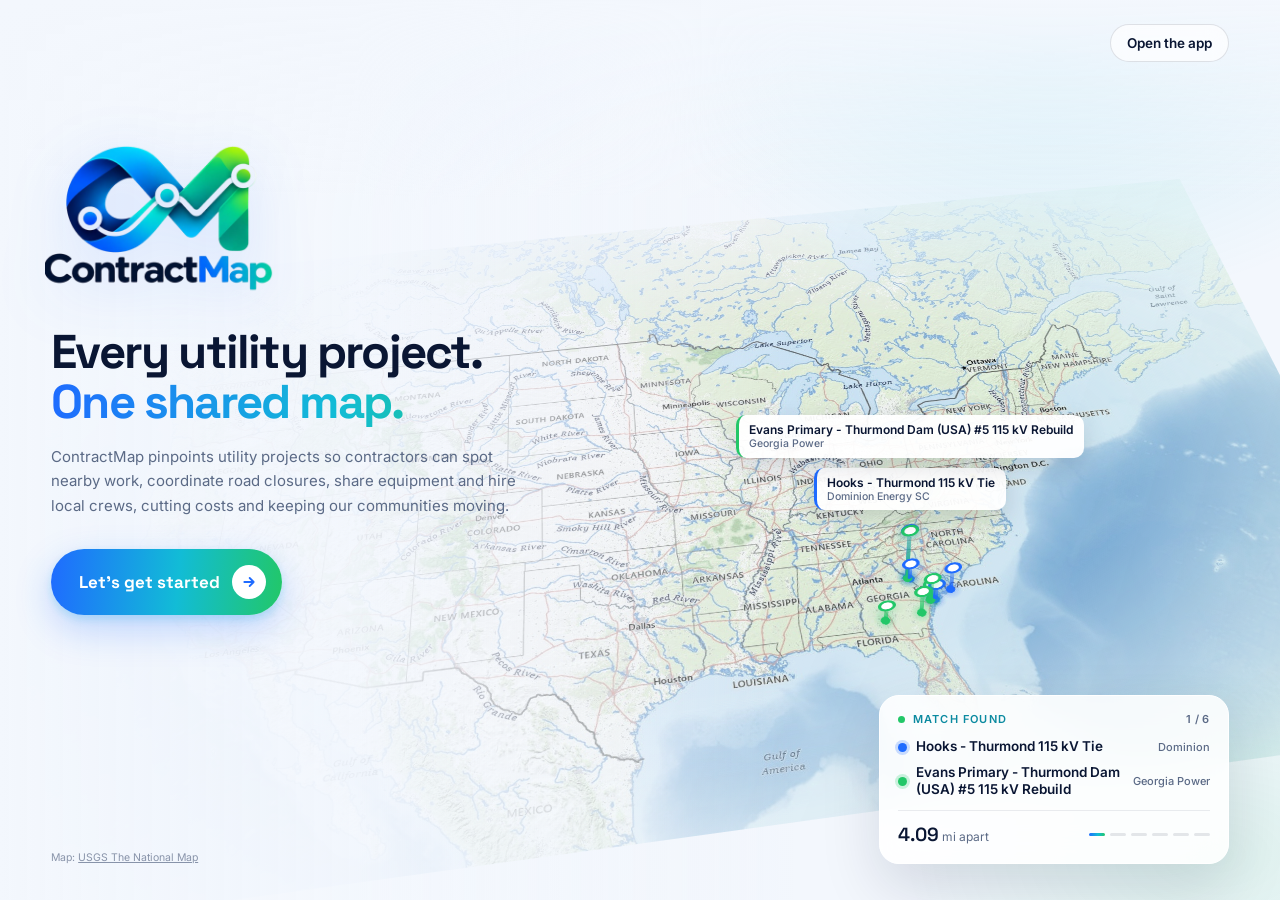
<file: frontend/index.html>
<!doctype html>
<html lang="en">
<head>
  <meta charset="utf-8">
  <meta name="viewport" content="width=device-width, initial-scale=1">
  <title>ContractMap</title>
  <link rel="icon" href="assets/contractmap-logo.png">
  <link rel="preconnect" href="https://fonts.googleapis.com">
  <link href="https://fonts.googleapis.com/css2?family=Space+Grotesk:wght@500;600;700&family=Inter:wght@400;500;600&display=swap" rel="stylesheet">
  <style>
    :root{
      --bg:#f3f7fd; --navy:#0a1633; --ink:#16233f; --muted:#5b6a86; --line:#0a163314;
      --blue:#1f6bff; --cyan:#12bcd6; --green:#22c768; --lime:#9ee33a;
      --grad:linear-gradient(95deg,var(--blue),var(--cyan) 55%,var(--green));
      --tilt:48deg; --spin:-14deg;
    }
    *{box-sizing:border-box}
    html,body{height:100%;margin:0;overflow:hidden;background:var(--bg);color:var(--ink);font-family:Inter,system-ui,sans-serif}

    /* ---------- 3D map stage ---------- */
    .stage{position:fixed;inset:0;perspective:2000px;perspective-origin:65% 30%;overflow:hidden}
    .plane{position:absolute;left:50%;top:50%;width:1792px;height:1024px;transform-style:preserve-3d;
      transform:translate(-50%,-50%) translate(var(--px,1vw),var(--py,3vh)) scale(var(--scale,1)) rotateX(var(--tilt)) rotateZ(var(--spin))}
    .plane .basemap{position:absolute;inset:0;background:url('assets/map-usa-usgs.jpg') center/100% 100% no-repeat;filter:saturate(.8) contrast(.97);-webkit-mask-image:radial-gradient(68% 62% at 50% 52%,#000 50%,transparent 100%);mask-image:radial-gradient(68% 62% at 50% 52%,#000 50%,transparent 100%)}
    .plane .wash{position:absolute;inset:0;background:linear-gradient(120deg,#1f6bff14,transparent 45%,#22c76812);pointer-events:none}
    .beacon{position:absolute;transform-style:preserve-3d}
    .beacon .base{position:absolute;width:30px;height:30px;margin:-15px 0 0 -15px;border-radius:50%;background:radial-gradient(circle,var(--c) 0 26%,transparent 28%),radial-gradient(circle,color-mix(in srgb,var(--c) 35%,transparent),transparent 70%)}
    .beacon .base:after{content:'';position:absolute;inset:-14px;border-radius:50%;border:2px solid var(--c);opacity:0;animation:ring 3s var(--d,0s) infinite}
    .beacon .beam{position:absolute;left:-2.5px;bottom:0;width:5px;height:var(--h,70px);transform-origin:50% 100%;transform:rotateX(-90deg);
      background:linear-gradient(to top,var(--c),color-mix(in srgb,var(--c) 35%,transparent) 75%,transparent);border-radius:5px;transition:height .8s cubic-bezier(.2,.8,.2,1)}
    .beacon.active .beam{height:95px}
    .beacon .head{position:absolute;left:50%;top:0;width:14px;height:14px;margin:-7px 0 0 -7px;border-radius:50%;background:#fff;box-shadow:0 0 0 4px var(--c),0 6px 16px color-mix(in srgb,var(--c) 70%,transparent)}
    .beacon.dom{--c:var(--blue)} .beacon.gpc{--c:var(--green)}
    .zone{position:absolute;width:0;height:0;pointer-events:none}
    .zone i{position:absolute;left:0;top:0;border-radius:50%;border:2.5px solid var(--cyan);background:radial-gradient(circle,#12bcd612,transparent 70%);transform:translate(-50%,-50%) scale(.2);opacity:0}
    .zone.on i{animation:zone 2.4s cubic-bezier(.2,.7,.3,1) infinite}
    .zone.on i:nth-child(2){animation-delay:.8s}.zone.on i:nth-child(3){animation-delay:1.6s}
    @keyframes ring{0%{transform:scale(.4);opacity:.8}70%,100%{transform:scale(1.5);opacity:0}}
    @keyframes zone{0%{transform:translate(-50%,-50%) scale(.2);opacity:.9}100%{transform:translate(-50%,-50%) scale(1);opacity:0}}

    /* haze: far edge fades into the sky, and a soft wash behind the copy */
    .fog{position:fixed;inset:0;pointer-events:none;background:
      linear-gradient(180deg,var(--bg) 0%,#f3f7fd99 9%,transparent 22%),
      linear-gradient(90deg,var(--bg) 0%,#f3f7fdeb 28%,#f3f7fd66 47%,transparent 62%),
      radial-gradient(140% 120% at 65% 55%,transparent 62%,#f3f7fd 100%)}
    .sky{position:fixed;inset:0;pointer-events:none;background:
      radial-gradient(45% 40% at 82% 6%,#12bcd622,transparent 70%),radial-gradient(40% 35% at 25% 0%,#1f6bff1c,transparent 70%),radial-gradient(35% 30% at 95% 95%,#22c7681a,transparent 70%)}

    /* labels that ride above the active beacons */
    .tag{position:fixed;left:0;top:0;z-index:4;pointer-events:none;font:600 12px/1.25 Inter,sans-serif;color:var(--navy);white-space:nowrap;padding:7px 11px 7px 10px;border-radius:10px;
      background:#fffffff2;border-left:3px solid var(--c);box-shadow:0 8px 24px #0a163324;opacity:0;transition:opacity .4s;transform:translate(-50%,calc(-100% - 16px))}
    .tag.show{opacity:1}
    .tag small{display:block;font-weight:500;font-size:10.5px;color:var(--muted)}

    /* ---------- foreground ---------- */
    .ui{position:relative;z-index:5;height:100dvh;display:grid;grid-template-rows:auto 1fr auto;padding:24px clamp(16px,4vw,60px) clamp(18px,4vh,40px);pointer-events:none}
    .ui a,.ui .card{pointer-events:auto}
    nav{display:flex;justify-content:flex-end}
    .ghost{font:600 13.5px Inter,sans-serif;color:var(--navy);text-decoration:none;padding:10px 16px;border-radius:999px;border:1px solid #0a16331f;background:#ffffffb3;backdrop-filter:blur(10px)}
    .ghost:hover{border-color:var(--cyan)}

    .copy{align-self:center;max-width:520px}
    .logo{display:block;height:clamp(96px,17vh,168px);width:auto;margin:0 0 clamp(18px,3.5vh,34px) -6px;filter:drop-shadow(0 14px 30px #1f6bff26)}
    h1{font:700 clamp(30px,3.7vw,54px)/1.05 'Space Grotesk',sans-serif;letter-spacing:-1.8px;color:var(--navy);margin:0 0 18px}
    h1 span{display:block;background:var(--grad);-webkit-background-clip:text;background-clip:text;color:transparent}
    .pitch{font-size:clamp(15px,1.15vw,17px);line-height:1.65;color:var(--muted);margin:0 0 30px;max-width:470px}
    .cta{display:inline-flex;align-items:center;gap:12px;font:700 17px 'Space Grotesk',sans-serif;color:#fff;text-decoration:none;padding:16px 16px 16px 28px;border-radius:999px;background:var(--grad);box-shadow:0 14px 36px #1f6bff40,0 4px 10px #12bcd633;transition:transform .25s,box-shadow .25s}
    .cta i{display:grid;place-items:center;width:34px;height:34px;border-radius:50%;background:#fff;color:var(--blue);transition:transform .25s}
    .cta:hover{transform:translateY(-2px);box-shadow:0 18px 44px #22c76850,0 6px 14px #1f6bff33}
    .cta:hover i{transform:translateX(4px) rotate(-45deg)}

    .foot{display:flex;align-items:flex-end;justify-content:space-between;gap:20px}
    .credit{font-size:10.5px;color:#5b6a86b3;pointer-events:auto}
    .credit a{color:inherit}
    .card{width:350px;padding:16px 18px;border-radius:20px;background:#ffffffe0;border:1px solid #ffffff;backdrop-filter:blur(16px);box-shadow:0 24px 60px #0a163322}
    .card .top{display:flex;justify-content:space-between;align-items:center;font-size:11px;font-weight:600;letter-spacing:1.2px;text-transform:uppercase;color:#0b8aa0}
    .card .top em{font-style:normal;color:var(--muted);letter-spacing:.4px}
    .live{display:inline-block;width:7px;height:7px;border-radius:50%;background:var(--green);margin-right:8px;animation:live 1.8s infinite}
    @keyframes live{0%{box-shadow:0 0 0 0 #22c76899}100%{box-shadow:0 0 0 9px #22c76800}}
    .pair{margin:12px 0 11px;display:grid;gap:8px}
    .pair div{display:flex;gap:9px;align-items:center;font-size:13.5px;font-weight:600;color:var(--navy);line-height:1.3}
    .pair div:before{content:'';flex:none;width:9px;height:9px;border-radius:50%;background:var(--c);box-shadow:0 0 0 3px color-mix(in srgb,var(--c) 22%,transparent)}
    .pair div small{margin-left:auto;font-weight:500;font-size:11px;color:var(--muted);white-space:nowrap}
    .pair .dom{--c:var(--blue)}.pair .gpc{--c:var(--green)}
    .meter{display:flex;justify-content:space-between;align-items:center;font-size:12px;color:var(--muted);padding-top:11px;border-top:1px solid var(--line)}
    .meter b{font:600 19px 'Space Grotesk',sans-serif;color:var(--navy)}
    .dots{display:flex;gap:5px}.dots i{width:16px;height:3px;border-radius:3px;background:#0a16331a;transition:background .4s}.dots i.on{background:var(--grad)}
    .fade{animation:fade .5s ease}
    @keyframes fade{from{opacity:0;transform:translateY(4px)}to{opacity:1;transform:none}}

    @media (max-width:860px){
      .plane{--px:-22vw;--py:4vh}
      .fog{background:linear-gradient(180deg,var(--bg) 0%,#f3f7fdf2 44%,#f3f7fd66 62%,transparent 78%),radial-gradient(140% 120% at 50% 60%,transparent 62%,#f3f7fd 100%)}
      .ui{padding-top:14px}
      nav{display:none}
      .tag{display:none}
      .copy{align-self:start;margin-top:2vh}
      .logo{height:clamp(70px,11vh,110px);margin-bottom:14px}
      h1{letter-spacing:-1.1px;margin-bottom:10px}
      .pitch{font-size:14px;margin-bottom:18px}
      .copy{grid-row:2}
      .foot{grid-row:3;flex-direction:column-reverse;align-items:center;gap:8px}
      .card{width:100%;max-width:420px}
    }
    @media (max-height:720px) and (min-width:861px){.pitch{margin-bottom:20px}}
    @media (prefers-reduced-motion:reduce){*{animation:none!important;transition:none!important}}
  </style>
</head>
<body>
  <div class="stage" aria-hidden="true">
    <div class="plane" id="plane"><div class="basemap"></div><div class="wash"></div></div>
  </div>
  <div class="sky"></div>
  <div class="fog"></div>
  <div id="tags"></div>

  <div class="ui">
    <nav><a class="ghost" href="app.html">Open the app</a></nav>

    <section class="copy">
      <img class="logo" src="assets/contractmap-logo.png" alt="ContractMap">
      <h1>Every utility project.<span>One shared map.</span></h1>
      <p class="pitch">ContractMap pinpoints utility projects so contractors can spot nearby work, coordinate road closures, share equipment and hire local crews, cutting costs and keeping our communities moving.</p>
      <a class="cta" href="app.html">Let’s get started <i><svg width="16" height="16" viewBox="0 0 24 24" fill="none" stroke="currentColor" stroke-width="2.8" stroke-linecap="round" stroke-linejoin="round" aria-hidden="true"><path d="M5 12h14M13 6l6 6-6 6"/></svg></i></a>
    </section>

    <div class="foot">
      <div class="credit">Map: <a href="https://www.usgs.gov/programs/national-geospatial-program/national-map" target="_blank" rel="noopener">USGS The National Map</a></div>
      <div class="card" aria-live="polite">
        <div class="top"><span><span class="live"></span>Match found</span><em id="mIndex"></em></div>
        <div class="pair" id="mPair"></div>
        <div class="meter"><span><b id="mDist"></b> mi apart</span><span class="dots" id="mDots"></span></div>
      </div>
    </div>
  </div>

  <script src="data/challenge.js"></script>
  <script>
  (() => {
    const data = window.GRIDLOCK_CHALLENGE;
    const projects = data.projects.filter(p => Number.isFinite(p.lat_center) && Number.isFinite(p.lon_center));
    const byId = Object.fromEntries(projects.map(p => [p.project_id, p]));
    const matches = [...data.overlaps].sort((a, b) => a.distance_mi - b.distance_mi);
    const reduce = matchMedia('(prefers-reduced-motion: reduce)').matches;
    const isDom = p => p.utility.includes('Dominion');

    // ---- projection: Web Mercator, matching the stitched USGS tiles (zoom 5, x 4-10, y 10-13) ----
    const Z = 32, TX = 4, TY = 10;
    const P = (lat, lon) => { const r = lat * Math.PI / 180;
      return [((lon + 180) / 360 * Z - TX) * 256, ((1 - Math.log(Math.tan(r) + 1 / Math.cos(r)) / Math.PI) / 2 * Z - TY) * 256]; };

    // ---- beacons + match rings ----
    const plane = document.getElementById('plane'), beacons = {};
    projects.forEach((p, i) => {
      const [x, y] = P(p.lat_center, p.lon_center), el = document.createElement('div');
      el.className = 'beacon ' + (isDom(p) ? 'dom' : 'gpc');
      el.style.cssText = `left:${x}px;top:${y}px;--h:${30 + (i * 13) % 26}px;--d:${i * .3}s`;
      el.innerHTML = '<div class="base"></div><div class="beam"><div class="head"></div></div>';
      el.title = p.project_name;
      plane.appendChild(el); beacons[p.project_id] = el;
    });
    const zone = document.createElement('div'); zone.className = 'zone'; zone.innerHTML = '<i></i><i></i><i></i>'; plane.appendChild(zone);

    const nice = s => { s = s.split(':')[0].replace(/^SAV\s*/, '').trim(); return s === s.toUpperCase() ? s.toLowerCase().replace(/\b\w/g, c => c.toUpperCase()).replace(/(\d+)kv\b/gi, '$1 kV').replace(/\(Usa\)/, '(USA)').replace(/\s*\(Sav\)/, '') : s; };
    const util = p => isDom(p) ? 'Dominion Energy SC' : 'Georgia Power';
    const tagA = document.createElement('div'), tagB = document.createElement('div');
    tagA.className = tagB.className = 'tag'; document.getElementById('tags').append(tagA, tagB);

    const $ = id => document.getElementById(id);
    $('mDots').innerHTML = matches.map(() => '<i></i>').join('');

    let cur = -1, active = [];
    function show(i) {
      cur = i; const m = matches[i], a = byId[m.project_id_a], b = byId[m.project_id_b];
      Object.values(beacons).forEach(el => el.classList.remove('active'));
      active = [[a, tagA], [b, tagB]];
      active.forEach(([p]) => beacons[p.project_id].classList.add('active'));
      const [ax, ay] = P(a.lat_center, a.lon_center), [bx, by] = P(b.lat_center, b.lon_center), r = Math.max(34, Math.hypot(ax - bx, ay - by) + 22);
      zone.style.cssText = `left:${(ax + bx) / 2}px;top:${(ay + by) / 2}px`;
      zone.querySelectorAll('i').forEach(c => { c.style.width = c.style.height = r * 2 + 'px'; });
      zone.classList.remove('on'); void zone.offsetWidth; zone.classList.add('on');
      active.forEach(([p, t]) => { t.style.setProperty('--c', isDom(p) ? 'var(--blue)' : 'var(--green)'); t.innerHTML = `${nice(p.project_name)}<small>${util(p)}</small>`; });
      $('mIndex').textContent = `${i + 1} / ${matches.length}`;
      $('mPair').innerHTML = [a, b].map(p => `<div class="${isDom(p) ? 'dom' : 'gpc'} fade">${nice(p.project_name)}<small>${isDom(p) ? 'Dominion' : 'Georgia Power'}</small></div>`).join('');
      $('mDist').textContent = m.distance_mi;
      $('mDots').querySelectorAll('i').forEach((d, k) => d.classList.toggle('on', k === i));
    }

    // ---- layout + motion ----
    function fit() {
      const small = innerWidth <= 860;
      const s = small ? Math.min(innerWidth / 900, innerHeight / 1150) : Math.min(innerWidth / 1792, innerHeight / 900) * 1.05;
      plane.style.setProperty('--scale', Math.max(.36, s).toFixed(3));
    }
    let tx = 0, ty = 0, mx = 0, my = 0;
    addEventListener('pointermove', e => { mx = e.clientX / innerWidth - .5; my = e.clientY / innerHeight - .5; });
    function frame(t) {
      tx += (mx - tx) * .05; ty += (my - ty) * .05;
      const drift = reduce ? 0 : Math.sin(t / 7000) * 2.5;
      plane.style.setProperty('--spin', (-9 + drift + tx * 6).toFixed(2) + 'deg');
      plane.style.setProperty('--tilt', (48 - ty * 6).toFixed(2) + 'deg');
      active.forEach(([p, tag]) => {
        const r = beacons[p.project_id].querySelector('.head').getBoundingClientRect();
        const half = tag.offsetWidth / 2 + 12; tag.style.left = Math.min(innerWidth - half, Math.max(half, r.left + r.width / 2)) + 'px'; tag.style.top = r.top + 'px'; tag.classList.add('show');
      });
      if (active.length === 2) { // stack the labels when the pair sits close together
        const [ra, rb] = [tagA, tagB].map(el => el.getBoundingClientRect());
        if (Math.abs(ra.top - rb.top) < ra.height + 6 && Math.abs(ra.left - rb.left) < (ra.width + rb.width) / 2 + 6) tagB.style.top = parseFloat(tagA.style.top) - ra.height - 10 + 'px';
      }
      requestAnimationFrame(frame);
    }

    fit(); addEventListener('resize', fit);
    show(0);
    if (!reduce) setInterval(() => show((cur + 1) % matches.length), 4200);
    requestAnimationFrame(frame);
  })();
  </script>
</body>
</html>
</file>
